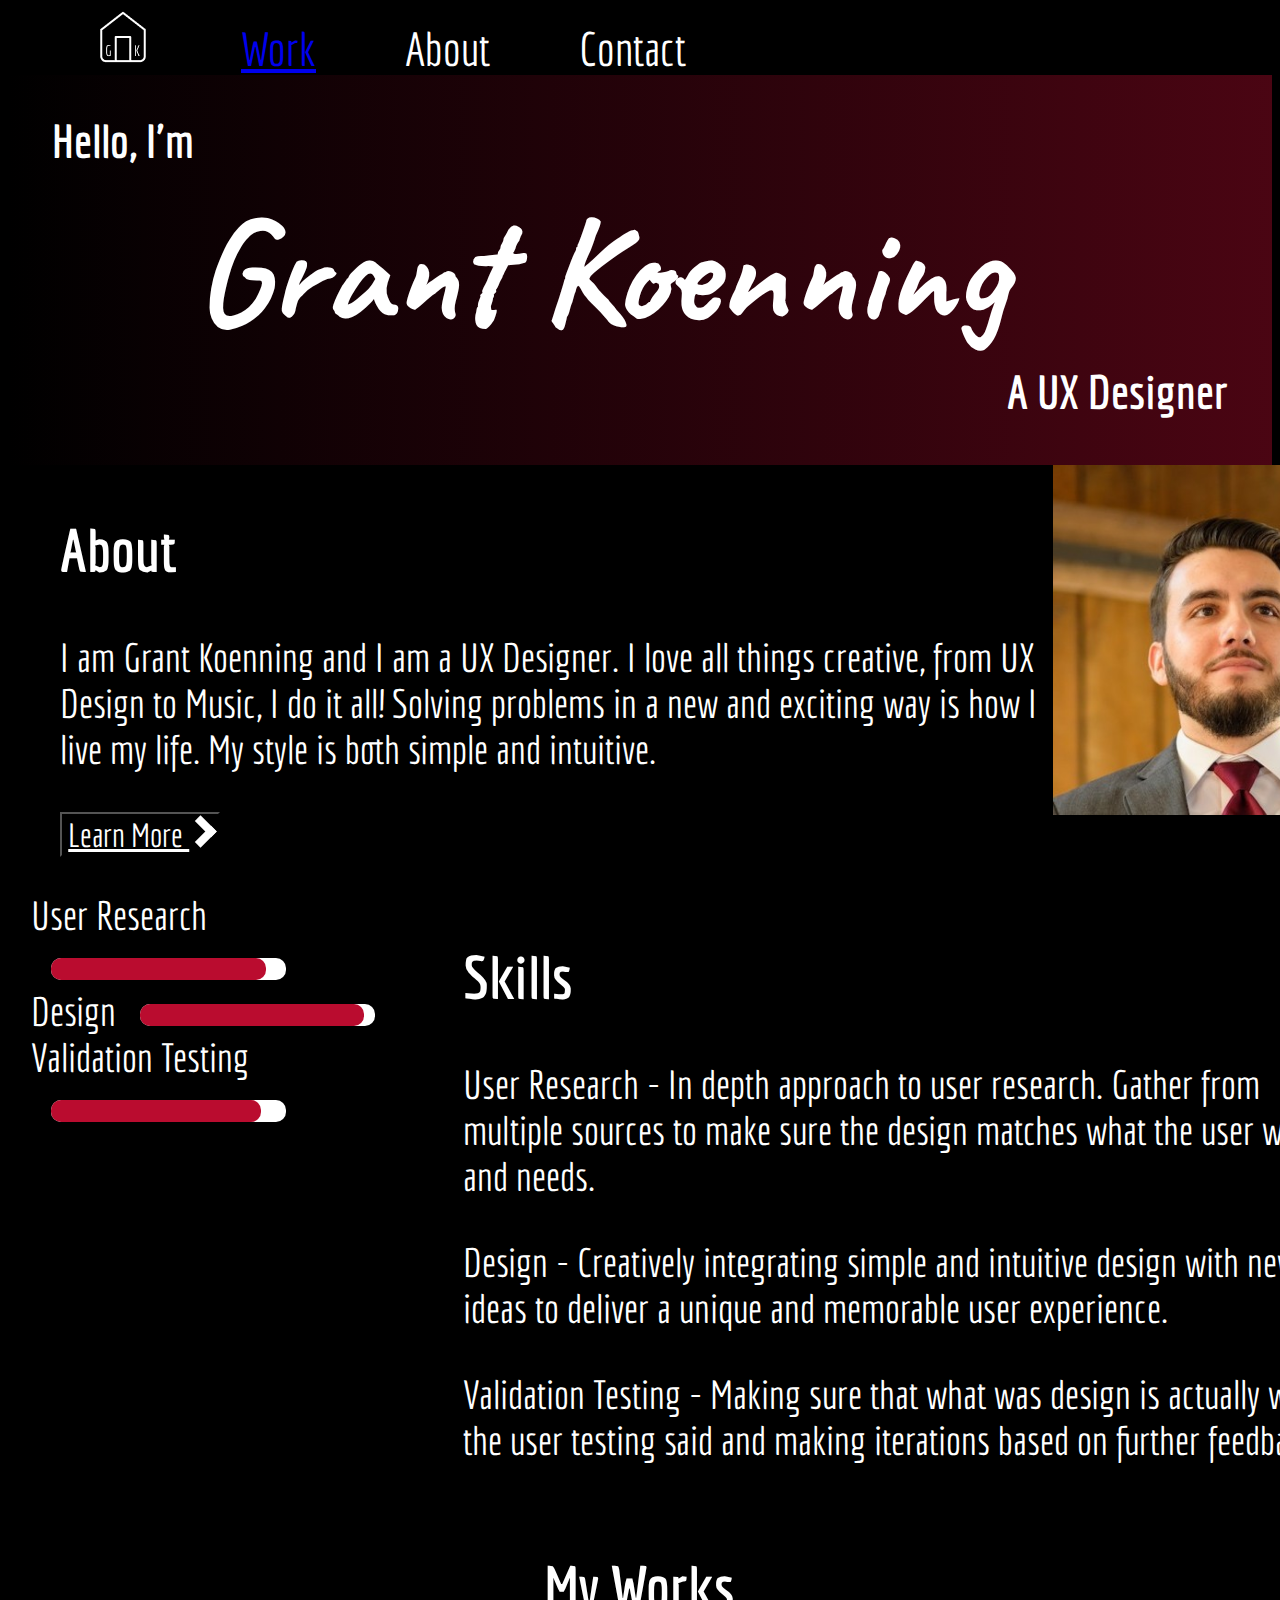
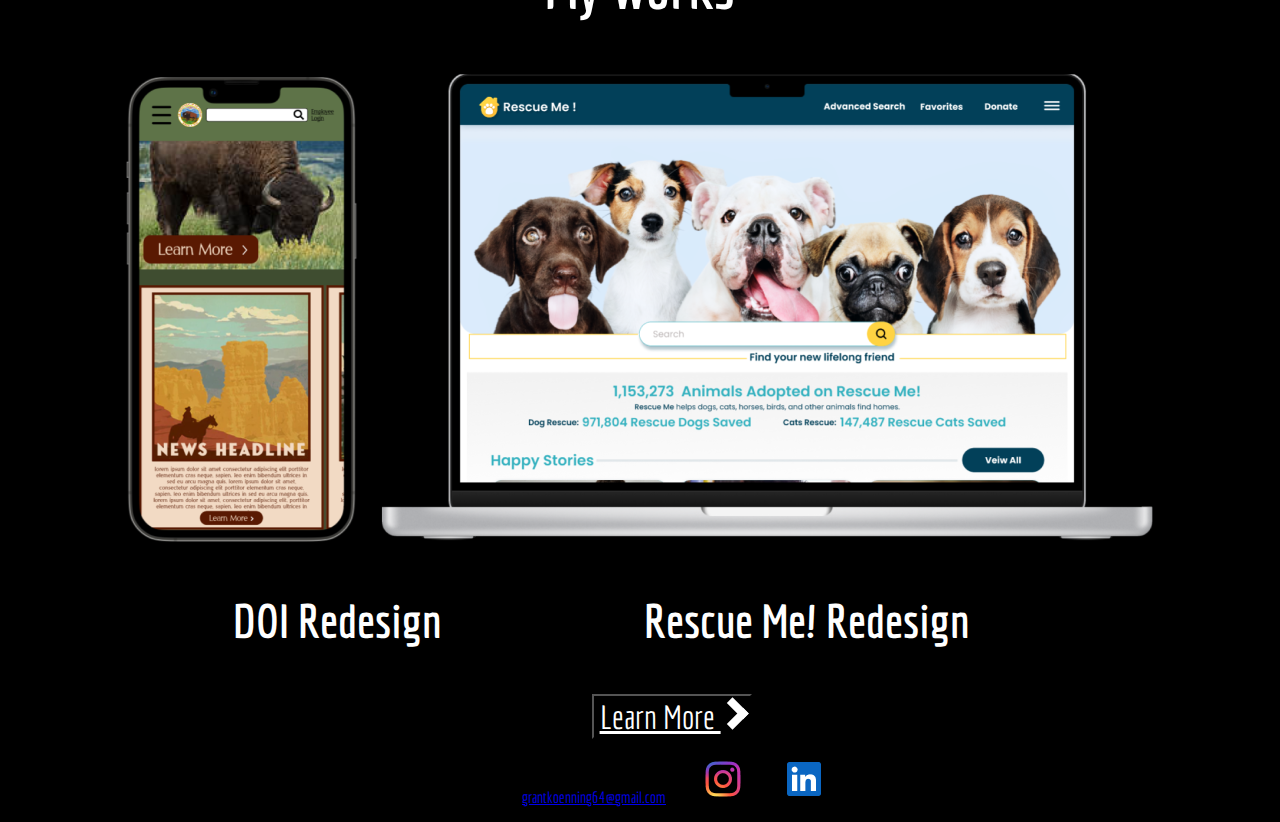
<file: index.html>
<!DOCTYPE html>
<html>
    <head>
        <title></title>
        <link rel="stylesheet" href="CSS/style.css">
        <link rel="preconnect" href="https://fonts.googleapis.com">
        <link rel="preconnect" href="https://fonts.gstatic.com" crossorigin>
        <link href="https://fonts.googleapis.com/css2?family=Economica&display=swap" rel="stylesheet">
        <link rel="preconnect" href="https://fonts.googleapis.com">
        <link rel="preconnect" href="https://fonts.gstatic.com" crossorigin>
        <link href="https://fonts.googleapis.com/css2?family=Caveat&display=swap" rel="stylesheet">
    </head>
    <body> 
        <header class="navigation">
            <ul class="nav">
                <li><a href="index.html"><img class="homeImg" src="Images/Home.png"></a></li>
                <li><a href="Works.html">Work</a></li>
                <li> About </li>
                <li>Contact</li>
            </ul>
            </ul>
        </header>
        <section class="heroImg">
            <h2 class="topRight"> Hello, I'm </h2>
            <h1 class="center"> Grant Koenning </h1>
            <h3 class="bottomLeft"> A UX Designer</h3>
        </section>
        <section class="about">
            <div class="aboutText">
                <h2 class="aboutHeader"> About </h2>
                <p class="aboutInfo"> I am Grant Koenning and I am a UX Designer. I love all things creative, from UX Design to Music, I do it all! Solving problems in a new and exciting way is how I live my life. My style is both simple and intuitive.
                </p>
                <button class="learnMoreButton"> Learn More <span class="chevronRight"></span> </button>
            </div>
            <div class="profileImage">
                <img src="Images/image 1.png" height="350" width="350" style="float: center">
            </div>
        </section>
        <section class="skills">
            <div class="skillGraph">
                <div>
                    <div class="userResearch"> User Research </div> 
                    <div class="whiteBox1">
                        <div class="redBox1"></div>
                    </div>
                </div>
                <div>
                    <div class="design"> Design </div>
                    <div class="whiteBox2">
                        <div class="redBox2"></div>
                    </div>
                </div>
                <div class="validationTesting"> Validation Testing</div>
                <div class="whiteBox3">
                    <div class="redBox3"></div>
                </div>
            </div>
            <div class="skillText">
                <h2> Skills </h2>
                <p>User Research - In depth approach to user research. Gather from multiple sources to make sure the design matches what the user wants and needs.
                </p>
                <p> Design - Creatively integrating simple and intuitive design with new ideas to deliver a unique and memorable user experience.
                </p>
                <p> Validation Testing - Making sure that what was design is actually what the user testing said and making iterations based on further feedback.
                </p>
            </div>
        </section>
        <section class="myWorks">
            <div class="workSection">
                <h2 class="myWorks"> My Works </h2>
                <img src="Images/image 3.png" style="width: 254px; height: 472px;">
                <img src="Images/image 2.png" style="width: 794px; height: 472px;">
            </div>
            <div class="worksWords">
                <h3 class="doi"> DOI Redesign </h3>
                <h3 class="rescueMe"> Rescue Me! Redesign </h3>
            </div>
            <div class="worksButton">
                <button class="learnMoreButton"> Learn More <span class="chevronRight"></span> </button>
            </div>
        </section>
        <footer class="footer">
            <ul class="foot">
                <li><a href="grantkoenning64@gmail.com"> grantkoenning64@gmail.com</a></li>
                <li><img src="Images/Instagram.png"></li>
                <li><img src="Images/LinkedIn.png"></li>
            </ul>
        </footer>
    </body>
</html>
</file>
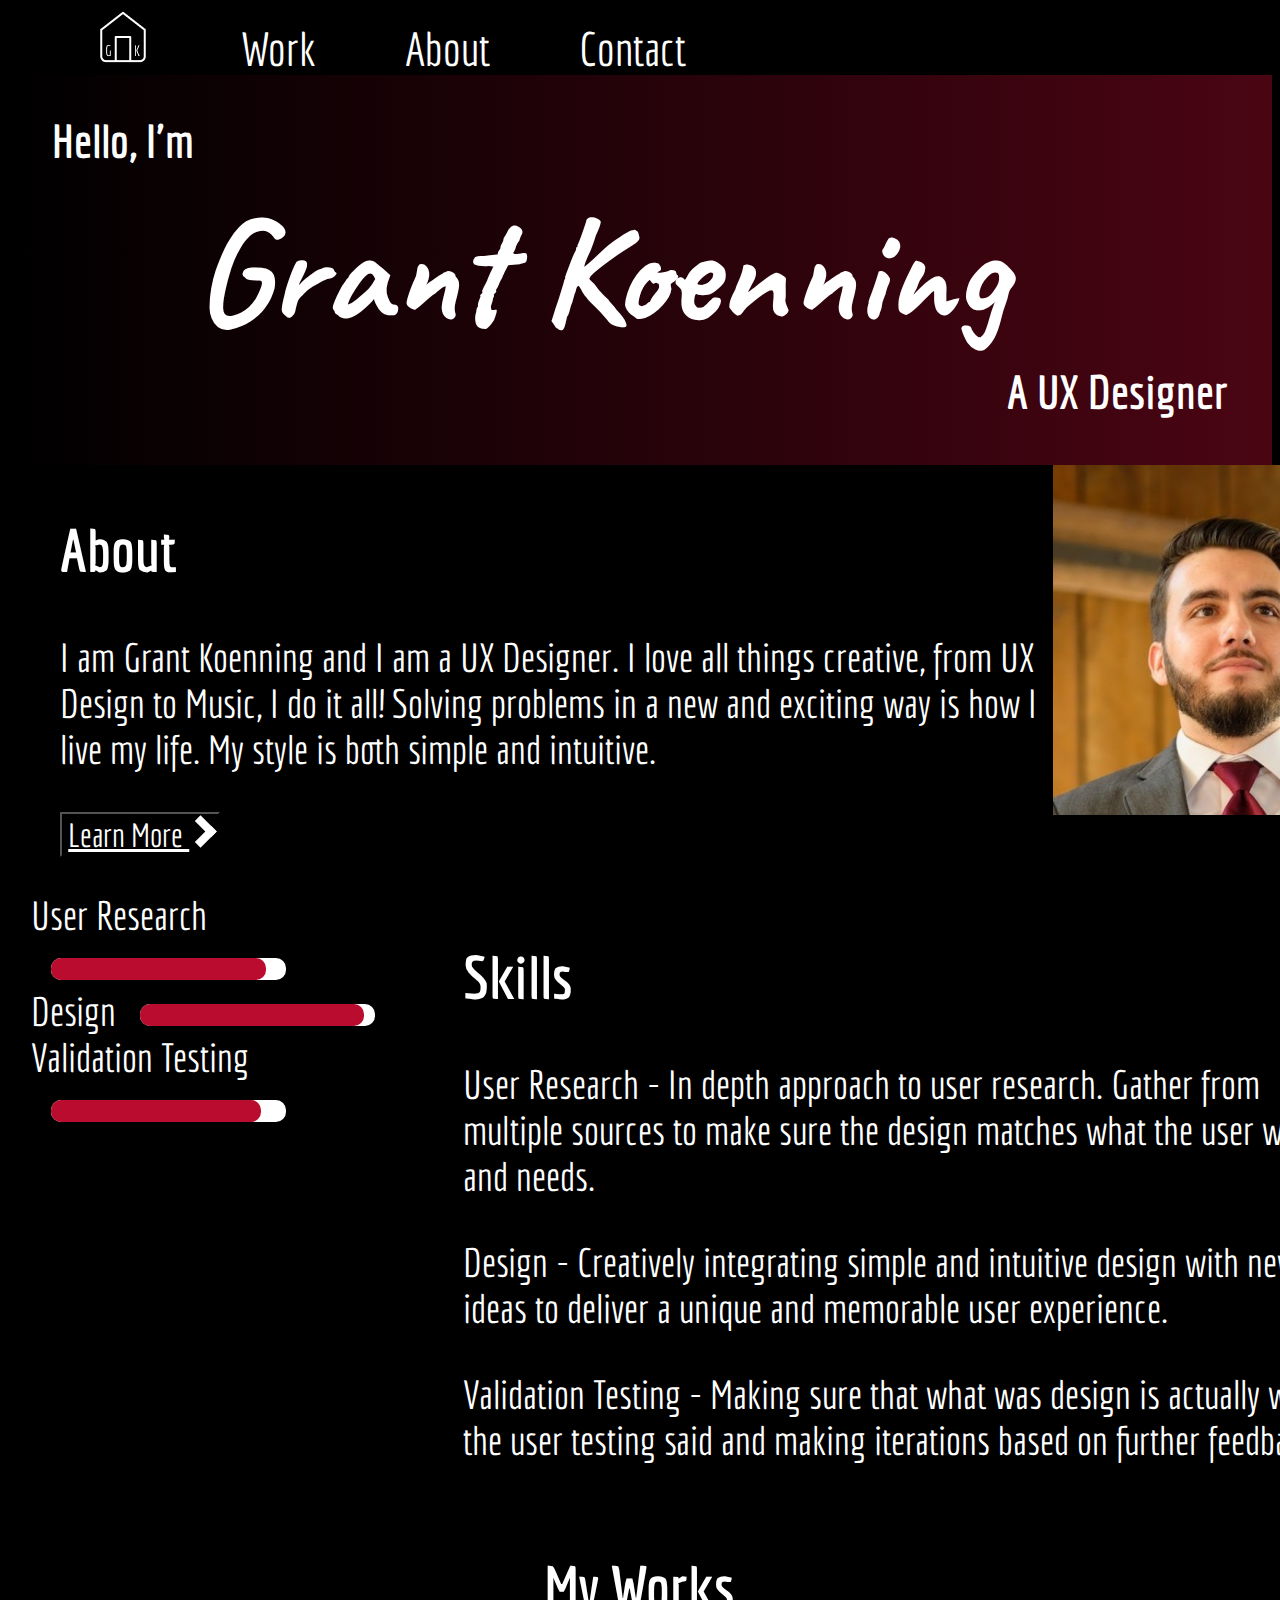
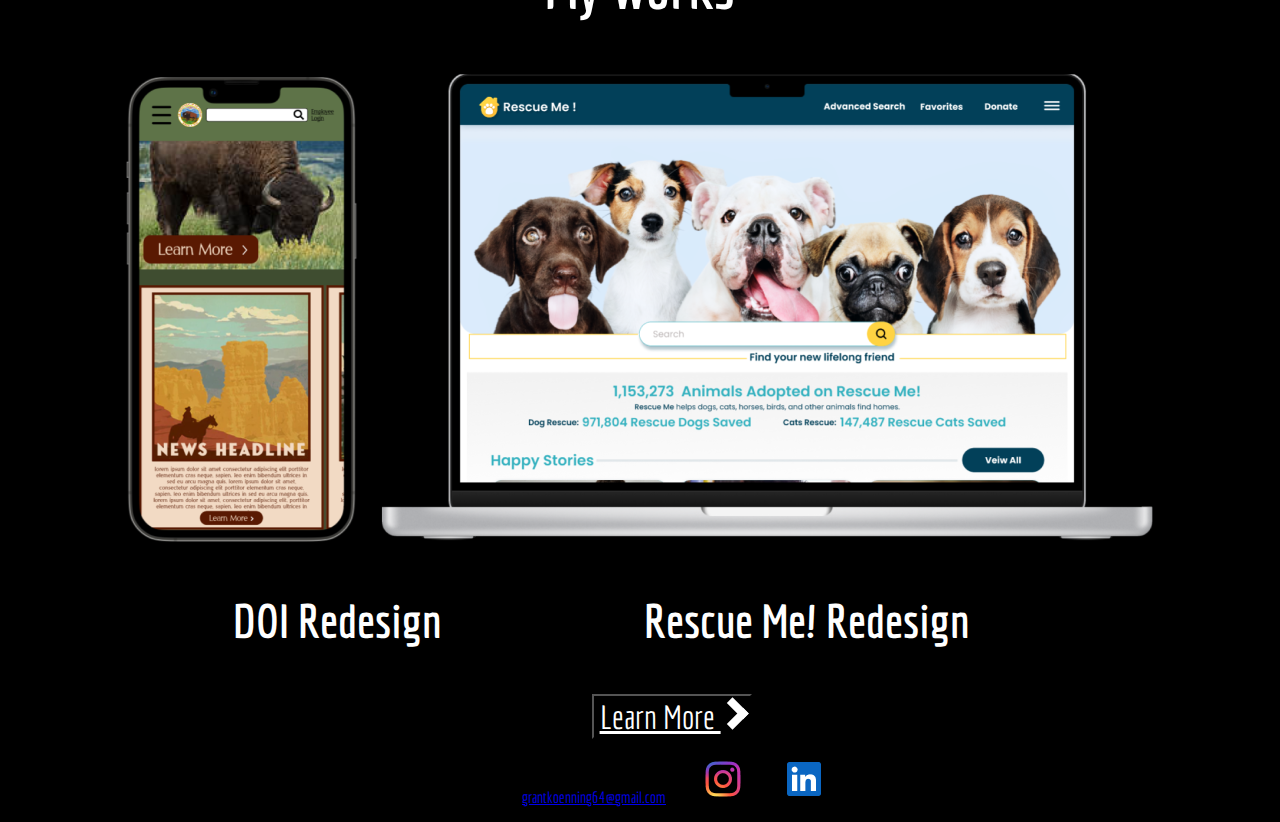
<file: indexHome.html>
<!DOCTYPE html>
<html>
    <head>
        <title></title>
        <link rel="stylesheet" href="CSS/style.css">
        <link rel="preconnect" href="https://fonts.googleapis.com">
        <link rel="preconnect" href="https://fonts.gstatic.com" crossorigin>
        <link href="https://fonts.googleapis.com/css2?family=Economica&display=swap" rel="stylesheet">
        <link rel="preconnect" href="https://fonts.googleapis.com">
        <link rel="preconnect" href="https://fonts.gstatic.com" crossorigin>
        <link href="https://fonts.googleapis.com/css2?family=Caveat&display=swap" rel="stylesheet">
    </head>
    <body> 
        <header class="navigation">
            <ul class="nav">
                <li><img src="Images/Home.png"></li>
                <li> Work </li>
                <li> About </li>
                <li> Contact </li>
            </ul>
        </header>
        <section class="heroImg">
            <h2 class="topRight"> Hello, I'm </h2>
            <h1 class="center"> Grant Koenning </h1>
            <h3 class="bottomLeft"> A UX Designer</h3>
        </section>
        <section class="about">
            <div class="aboutText">
                <h2 class="aboutHeader"> About </h2>
                <p class="aboutInfo"> I am Grant Koenning and I am a UX Designer. I love all things creative, from UX Design to Music, I do it all! Solving problems in a new and exciting way is how I live my life. My style is both simple and intuitive.
                </p>
                <button class="learnMoreButton"> Learn More <span class="chevronRight"></span> </button>
            </div>
            <div class="profileImage">
                <img src="Images/image 1.png" height="350" width="350" style="float: center">
            </div>
        </section>
        <section class="skills">
            <div class="skillGraph">
                <div>
                    <div class="userResearch"> User Research </div> 
                    <div class="whiteBox1">
                        <div class="redBox1"></div>
                    </div>
                </div>
                <div>
                    <div class="design"> Design </div>
                    <div class="whiteBox2">
                        <div class="redBox2"></div>
                    </div>
                </div>
                <div class="validationTesting"> Validation Testing</div>
                <div class="whiteBox3">
                    <div class="redBox3"></div>
                </div>
            </div>
            <div class="skillText">
                <h2> Skills </h2>
                <p>User Research - In depth approach to user research. Gather from multiple sources to make sure the design matches what the user wants and needs.
                </p>
                <p> Design - Creatively integrating simple and intuitive design with new ideas to deliver a unique and memorable user experience.
                </p>
                <p> Validation Testing - Making sure that what was design is actually what the user testing said and making iterations based on further feedback.
                </p>
            </div>
        </section>
        <section class="myWorks">
            <div class="workSection">
                <h2 class="myWorks"> My Works </h2>
                <img src="Images/image 3.png" style="width: 254px; height: 472px;">
                <img src="Images/image 2.png" style="width: 794px; height: 472px;">
            </div>
            <div class="worksWords">
                <h3 class="doi"> DOI Redesign </h3>
                <h3 class="rescueMe"> Rescue Me! Redesign </h3>
            </div>
            <div class="worksButton">
                <button class="learnMoreButton"> Learn More <span class="chevronRight"></span> </button>
            </div>
        </section>
        <footer class="footer">
            <ul class="foot">
                <li><a href="grantkoenning64@gmail.com"> grantkoenning64@gmail.com</a></li>
                <li><img src="Images/Instagram.png"></li>
                <li><img src="Images/LinkedIn.png"></li>
            </ul>
        </footer>
    </body>
</html>
</file>
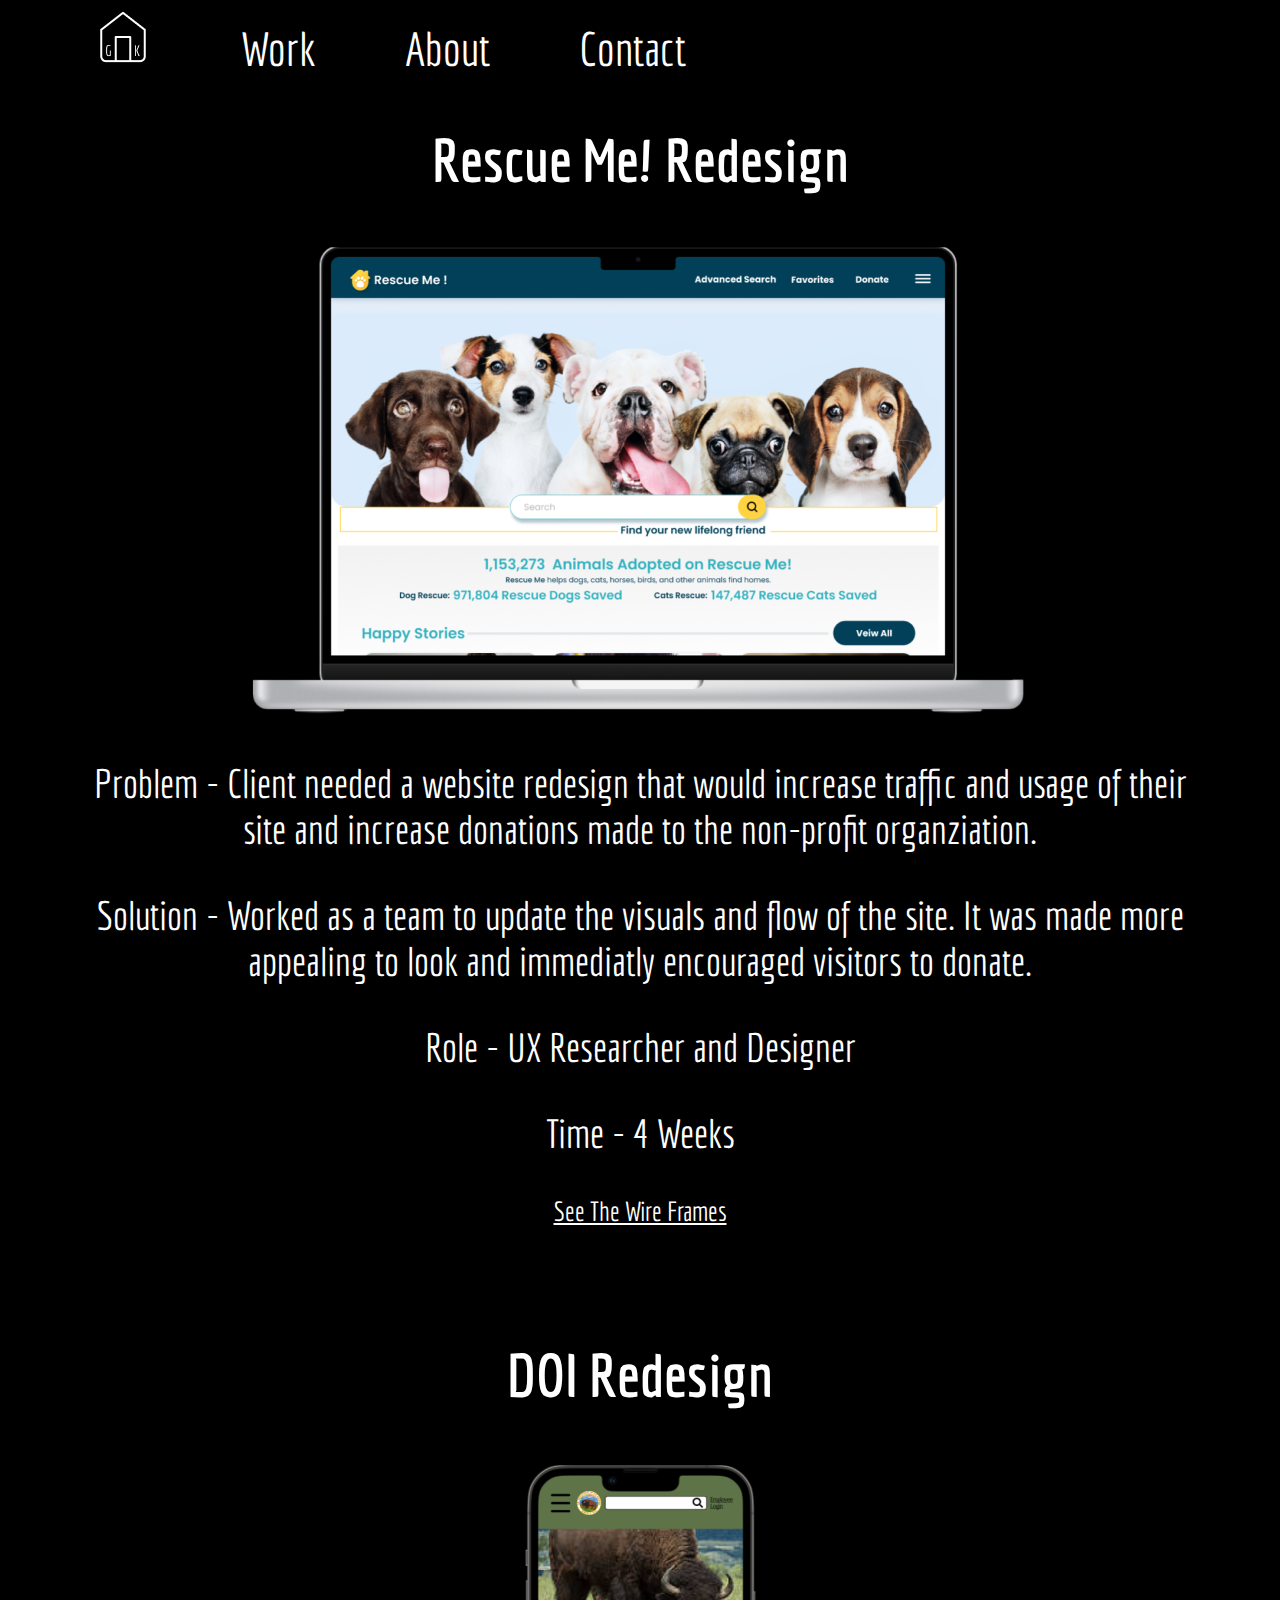
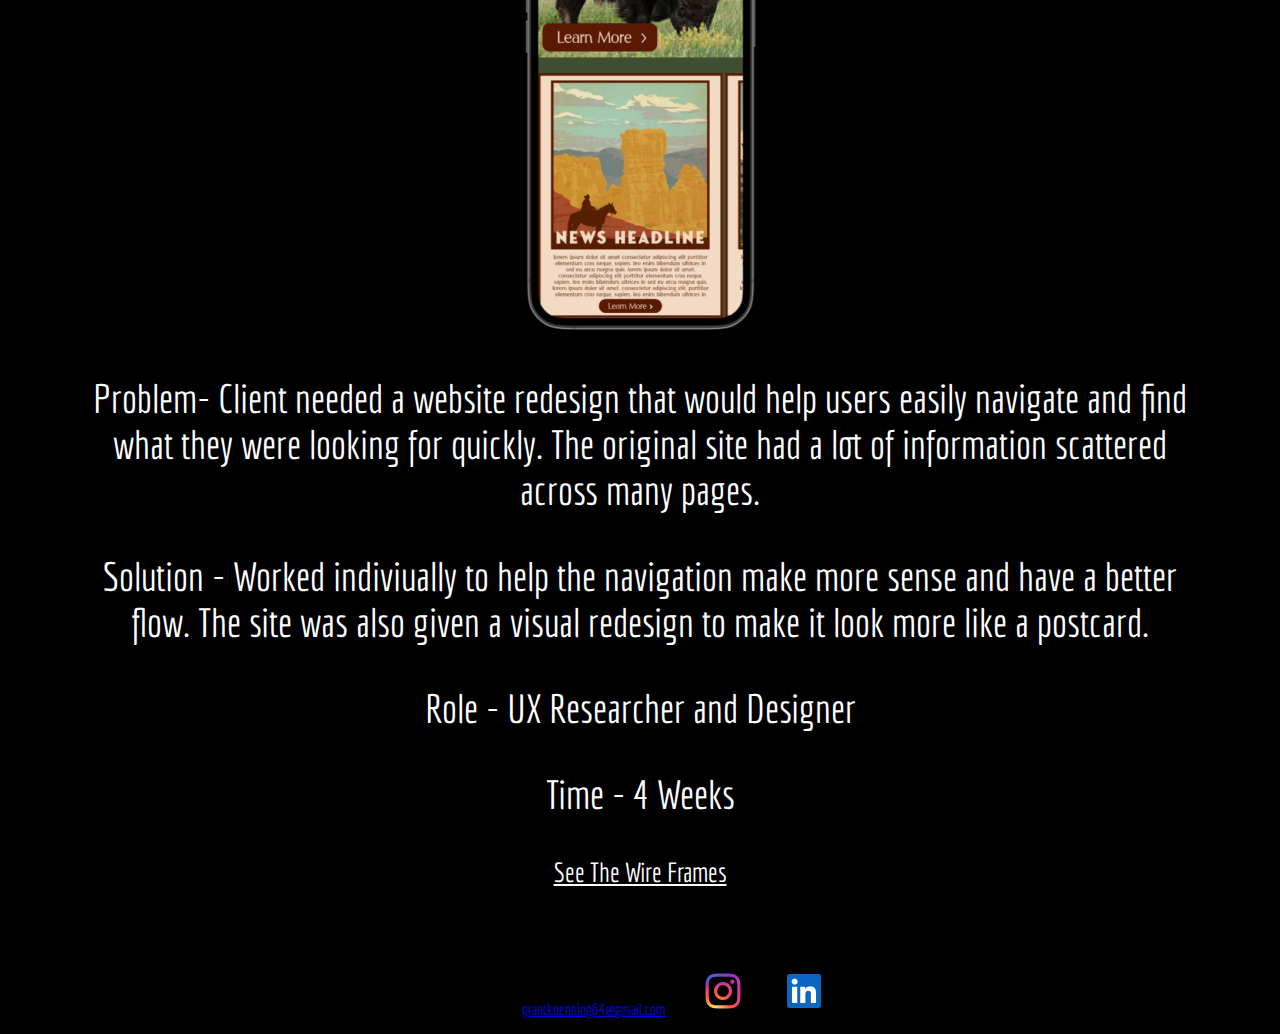
<file: indexWorks.html>
<!DOCTYPE html>
<html>
    <head>
        <title></title>
        <link rel="stylesheet" href="CSS/style.css">
        <link rel="preconnect" href="https://fonts.googleapis.com">
        <link rel="preconnect" href="https://fonts.gstatic.com" crossorigin>
        <link href="https://fonts.googleapis.com/css2?family=Economica&display=swap" rel="stylesheet">
        <link rel="preconnect" href="https://fonts.googleapis.com">
        <link rel="preconnect" href="https://fonts.gstatic.com" crossorigin>
        <link href="https://fonts.googleapis.com/css2?family=Caveat&display=swap" rel="stylesheet">
    </head>
    <body>
        <header class="navigation">
            <ul class="nav">
                <li><img src="Images/Home.png"></li>
                <li> Work </li>
                <li> About </li>
                <li> Contact </li>
            </ul>
        </header>
        <div class="rescueMeWork">
            <h2 class="workHeadline"> Rescue Me! Redesign </h2>
            <div>
                <img class="rescueImg" src="Images/image 2.png">
            </div>
            <p>Problem - Client needed a website redesign that would increase traffic and usage of their site and increase donations made to the non-profit organziation.</p>
            <p>Solution - Worked as a team to update the visuals and flow of the site. It was made more appealing to look and immediatly encouraged visitors to donate.</p>
            <p>Role - UX Researcher and Designer</p>
            <p>Time - 4 Weeks</p>
                <p class="seeWF">See The Wire Frames</p>
        </div>
        <div class="doiWork">
            <h2> DOI Redesign </h2>
            <div>
                <img src="Images/image 3.png">
            </div>
            <p>Problem- Client needed a website redesign that would help users easily navigate and find what they were looking for quickly. The original site had a lot of information scattered across many pages.</p>
            <p>Solution - Worked indiviually to help the navigation make more sense and have a better flow. The site was also given a visual redesign to make it look more like a postcard.</p>
            <p>Role - UX Researcher and Designer</p>
            <p>Time - 4 Weeks</p>
                <p class="seeWF">See The Wire Frames</p>
        </div>
        <footer class="footer">
            <ul class="foot">
                <li><a href="grantkoenning64@gmail.com"> grantkoenning64@gmail.com</a></li>
                <li><img src="Images/Instagram.png"></li>
                <li><img src="Images/LinkedIn.png"></li>
            </ul>
        </footer>
    </body>
</html>
</file>
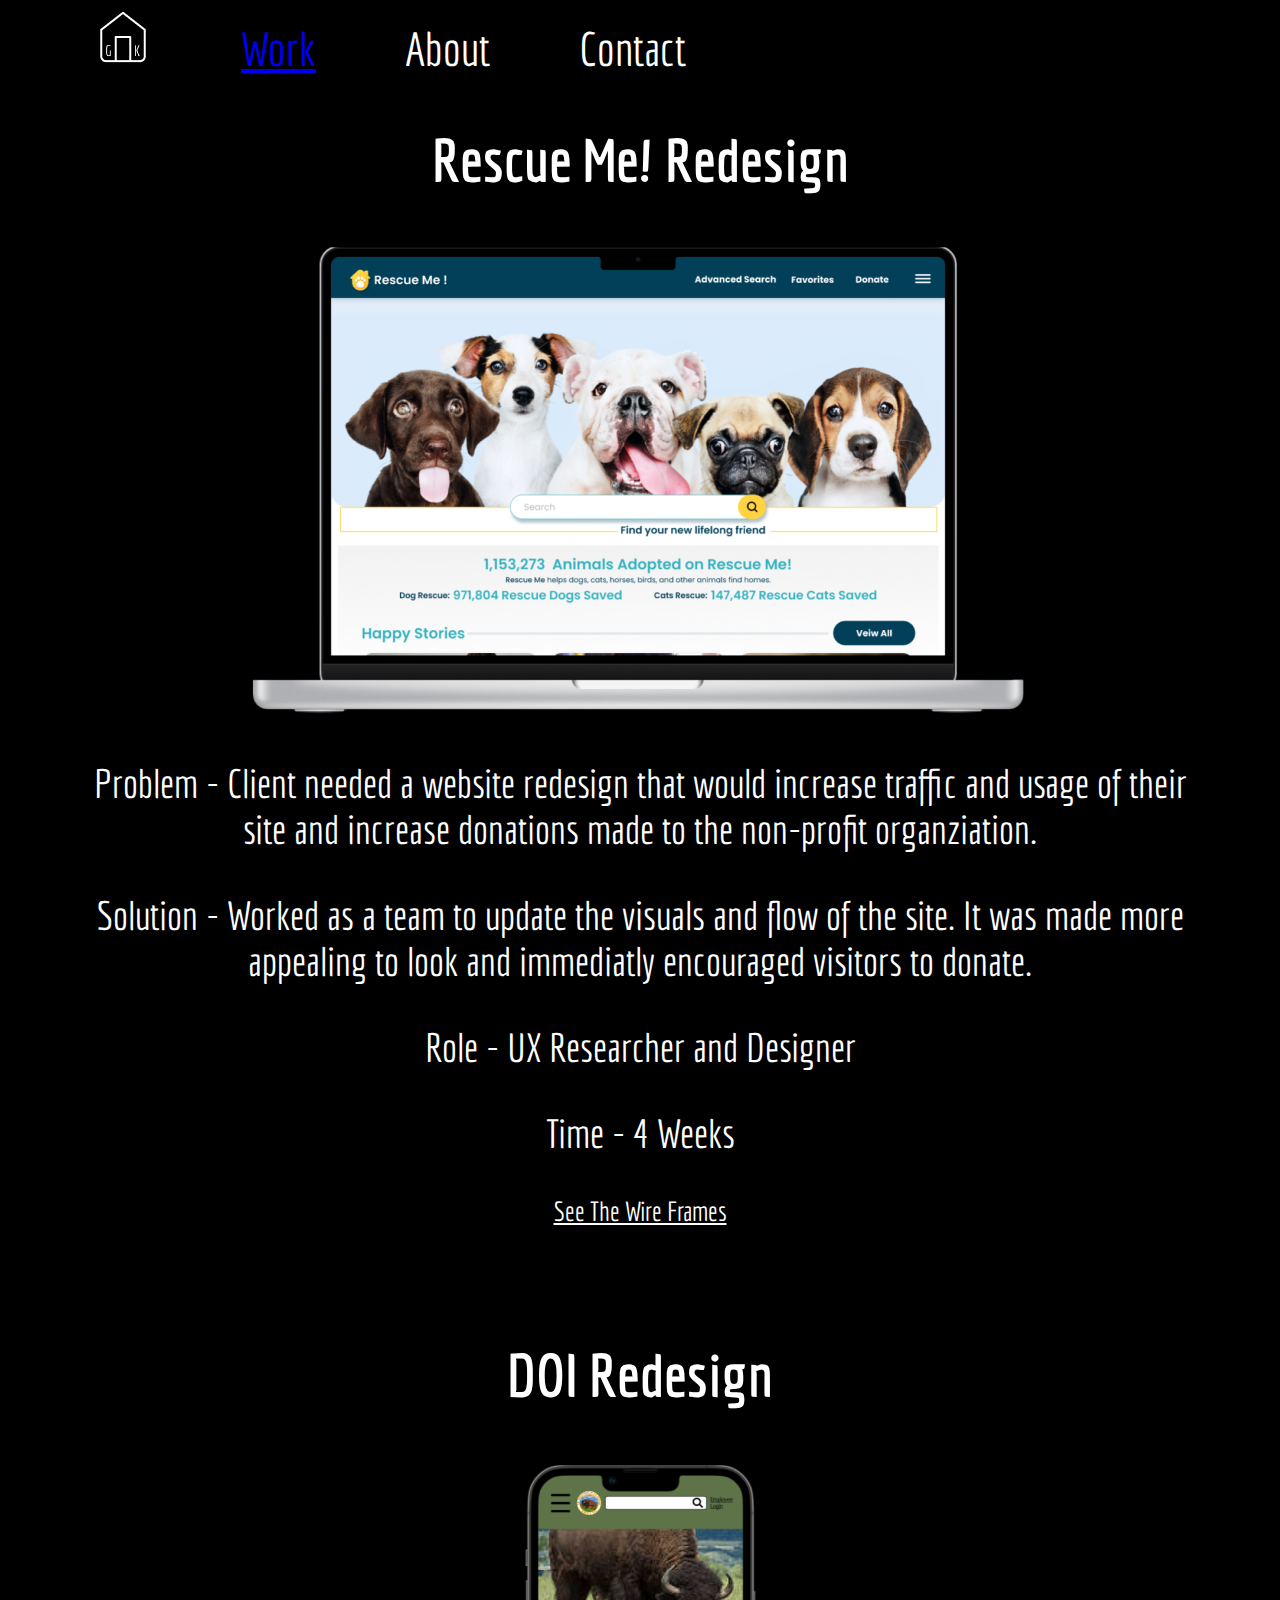
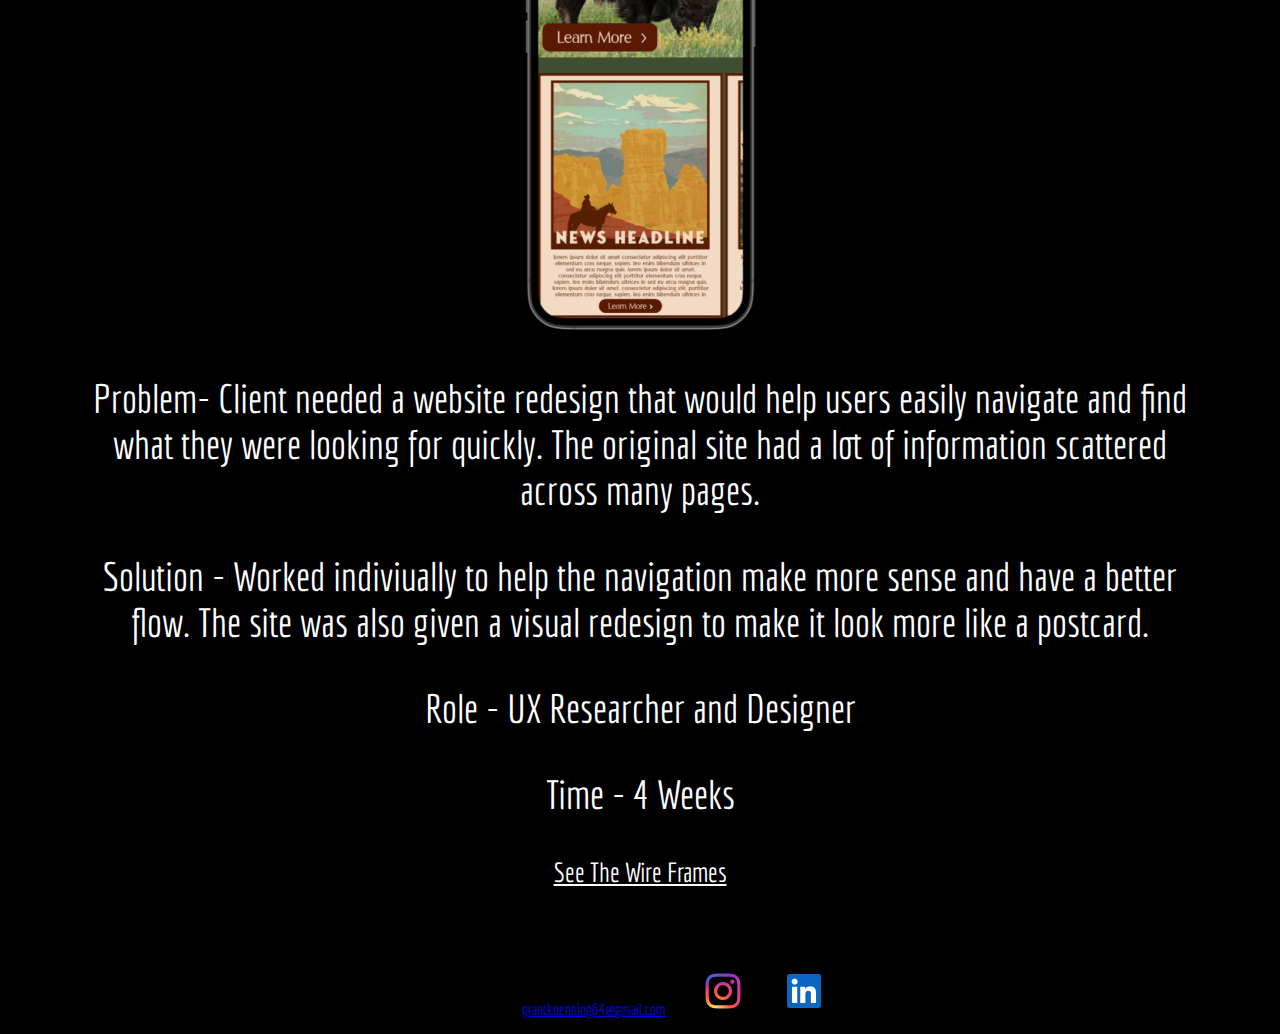
<file: Works.html>
<!DOCTYPE html>
<html>
    <head>
        <title></title>
        <link rel="stylesheet" href="CSS/style.css">
        <link rel="preconnect" href="https://fonts.googleapis.com">
        <link rel="preconnect" href="https://fonts.gstatic.com" crossorigin>
        <link href="https://fonts.googleapis.com/css2?family=Economica&display=swap" rel="stylesheet">
        <link rel="preconnect" href="https://fonts.googleapis.com">
        <link rel="preconnect" href="https://fonts.gstatic.com" crossorigin>
        <link href="https://fonts.googleapis.com/css2?family=Caveat&display=swap" rel="stylesheet">
    </head>
    <body>
        <header class="navigation">
            <ul class="nav">
                <li><a href="index.html"><img class="homeImg" src="Images/Home.png"></a></li>
                <li><a href="Works.html">Work</a></li>
                <li> About </li>
                <li>Contact</li>
            </ul>
        </header>
        <div class="rescueMeWork">
            <h2 class="workHeadline"> Rescue Me! Redesign </h2>
            <div>
                <img class="rescueImg" src="Images/image 2.png">
            </div>
            <p>Problem - Client needed a website redesign that would increase traffic and usage of their site and increase donations made to the non-profit organziation.</p>
            <p>Solution - Worked as a team to update the visuals and flow of the site. It was made more appealing to look and immediatly encouraged visitors to donate.</p>
            <p>Role - UX Researcher and Designer</p>
            <p>Time - 4 Weeks</p>
                <p class="seeWF">See The Wire Frames</p>
        </div>
        <div class="doiWork">
            <h2> DOI Redesign </h2>
            <div>
                <img src="Images/image 3.png">
            </div>
            <p>Problem- Client needed a website redesign that would help users easily navigate and find what they were looking for quickly. The original site had a lot of information scattered across many pages.</p>
            <p>Solution - Worked indiviually to help the navigation make more sense and have a better flow. The site was also given a visual redesign to make it look more like a postcard.</p>
            <p>Role - UX Researcher and Designer</p>
            <p>Time - 4 Weeks</p>
                <p class="seeWF">See The Wire Frames</p>
        </div>
        <footer class="footer">
            <ul class="foot">
                <li><a href="grantkoenning64@gmail.com"> grantkoenning64@gmail.com</a></li>
                <li><img src="Images/Instagram.png"></li>
                <li><img src="Images/LinkedIn.png"></li>
            </ul>
        </footer>
    </body>
</html>
</file>
<file: CSS/style.css>
body{
    background-color: black;
}
/* header content*/
.nav {
    background-color: black;
    color: white;
    list-style-type: none;
    text-align: left;
    margin: 0px;
    padding: 0px;
    font-family: 'Economica', sans-serif;
}

.nav li{
    display: inline-block;
    font-size: 35pt;
    padding-left: 86px;
    padding-bottom: 0;
    font-family: 'Economica', sans-serif;
}
/* hero content*/
.heroImg {
    background-image: linear-gradient(to right, rgba(0,0,0,1), rgba(186,12,47,.40));
    color: white;
    max-height: 413px;
    display: flex;
    align-items: center;
    justify-content: center;
}

.center {
    font-family: 'Caveat', cursive;
    font-size: 150px;
    padding: 0px;
}

.bottomLeft {
    font-family: 'Economica', sans-serif;
    font-size: 35pt;
    align-self: flex-end;
}

.topRight {
    font-family: 'Economica', sans-serif;
    font-size: 35pt;
    align-self: flex-start;
}
/* footer content*/
.footer {
    background-color: black;
    list-style-type: none;
    text-align: center;
    font-family: 'Economica', sans-serif;
}

.foot li{
    display: inline-block;
    padding-left: 30px;
    padding-bottom: 0;
    font-family: 'Economica', sans-serif;
}
/* text content*/
p {
    color: white;
    font-size: 30pt;
    font-family:'Economica', sans-serif;
}

h2{
    color: white;
    font-size: 45pt;
    font-family: 'Economica', sans-serif;
}

h3 {
    color: white;
    font-size: 35pt;
    font-family: 'Economica', sans-serif;
}
/* about content*/
.aboutInfo{
    color: white;
    font-size: 30pt;
    font-family:'Economica', sans-serif;
    width: 1005px;
    margin-right: 40px;
    margin-left: 5%;
}

.about{
    background-color: black;
    height: 427px;
    display: grid;
    grid-template-columns: auto auto auto;
    grid-template-rows: auto auto auto;
    grid-template-areas: 
    "h2 h2 img"
    "aboutInfo aboutInfo img"
    "button button img";
}

.aboutHeader{
    margin-left: 5%;
}

.learnMoreButton{
    margin-left: 5%;
    background-color: black;
    color: white;
    font-family: 'Economica', sans-serif;
    font-size: 25pt;
    text-decoration: underline
}

.chevronRight{
    border-style: solid;
	border-width: 0.25em 0.25em 0 0;
	content: '';
	display: inline-block;
	height: 0.45em;
	left: 0.15em;
	position: relative;
	top: 0.15em;
	transform: rotate(-45deg);
	vertical-align: top;
	width: 0.45em;
    left: 0;
	transform: rotate(45deg);
}
/* skill content */
.userResearch{
    color: white;
    font-size: 30pt;
    font-family:'Economica', sans-serif;
    display: inline-block;
}

.design{
    color: white;
    font-size: 30pt;
    font-family:'Economica', sans-serif;
    display: inline-block;
}

.validationTesting{
    color: white;
    font-size: 30pt;
    font-family:'Economica', sans-serif;
    display: inline-block;
}

.whiteBox1{
    background-color: white;
    width: 235px;
    height: 22px;
    border-radius: 10px;
    margin-top: 20px;
    margin-left: 20px;
    display: inline-block;
}

.whiteBox2{
    background-color: white;
    width: 235px;
    height: 22px;
    border-radius: 10px;
    margin-top: 20px;
    margin-left: 20px;
    display: inline-block;
}

.whiteBox3{
    background-color: white;
    width: 235px;
    height: 22px;
    border-radius: 10px;
    margin-top: 20px;
    margin-left: 20px;
    display: inline-block;
}

.redBox1{
    background-color: rgba(186, 12, 47, 1);
    width: 215px;
    height: 22px;
    border-radius: 10px;
}

.redBox2{
    background-color: rgba(186, 12, 47, 1);
    width: 224px;
    height: 22px;
    border-radius: 10px;
}

.redBox3{
    background-color: rgba(186, 12, 47, 1);
    width: 210px;
    height: 22px;
    border-radius: 10px;
}

.skills{
    display: grid;
    grid-template-columns: 36% 64%;
    grid-template-rows: 1fr;
    grid-template-areas: 
    "skillGraph skillText";
}

.skillText{
    width: 900px;
    font-size: 30px;
}

.skillGraph{
    margin-left: 5%;
}

/* My Works Content*/

.myWorks{
    text-align: center;
}

.doi{
    display: inline-block;
    float: left;
    margin-left: 225px;
}

.rescueMe{
    display: inline-block;
    margin-right: 100px;
}

/* Page Two CSS */

.rescueMeWork{
    text-align: center;
    padding-left: 5%;
    padding-right: 5%;
    padding-bottom: 3%;
}

.doiWork{
    text-align: center;
    padding-left: 5%;
    padding-right: 5%;
    padding-bottom: 3%;
}

.seeWF{
    text-decoration: underline;
    font-size: 20pt;
}

@media only screen and (max-width:600){
    .about{
        background-color: black;
        height: 427px;
        display: grid;
        grid-template-columns: auto auto auto;
        grid-template-rows: auto auto auto;
        grid-template-areas: 
        "h2 h2 img"
        "aboutInfo aboutInfo img"
        "button button img";
    }
}
</file>
